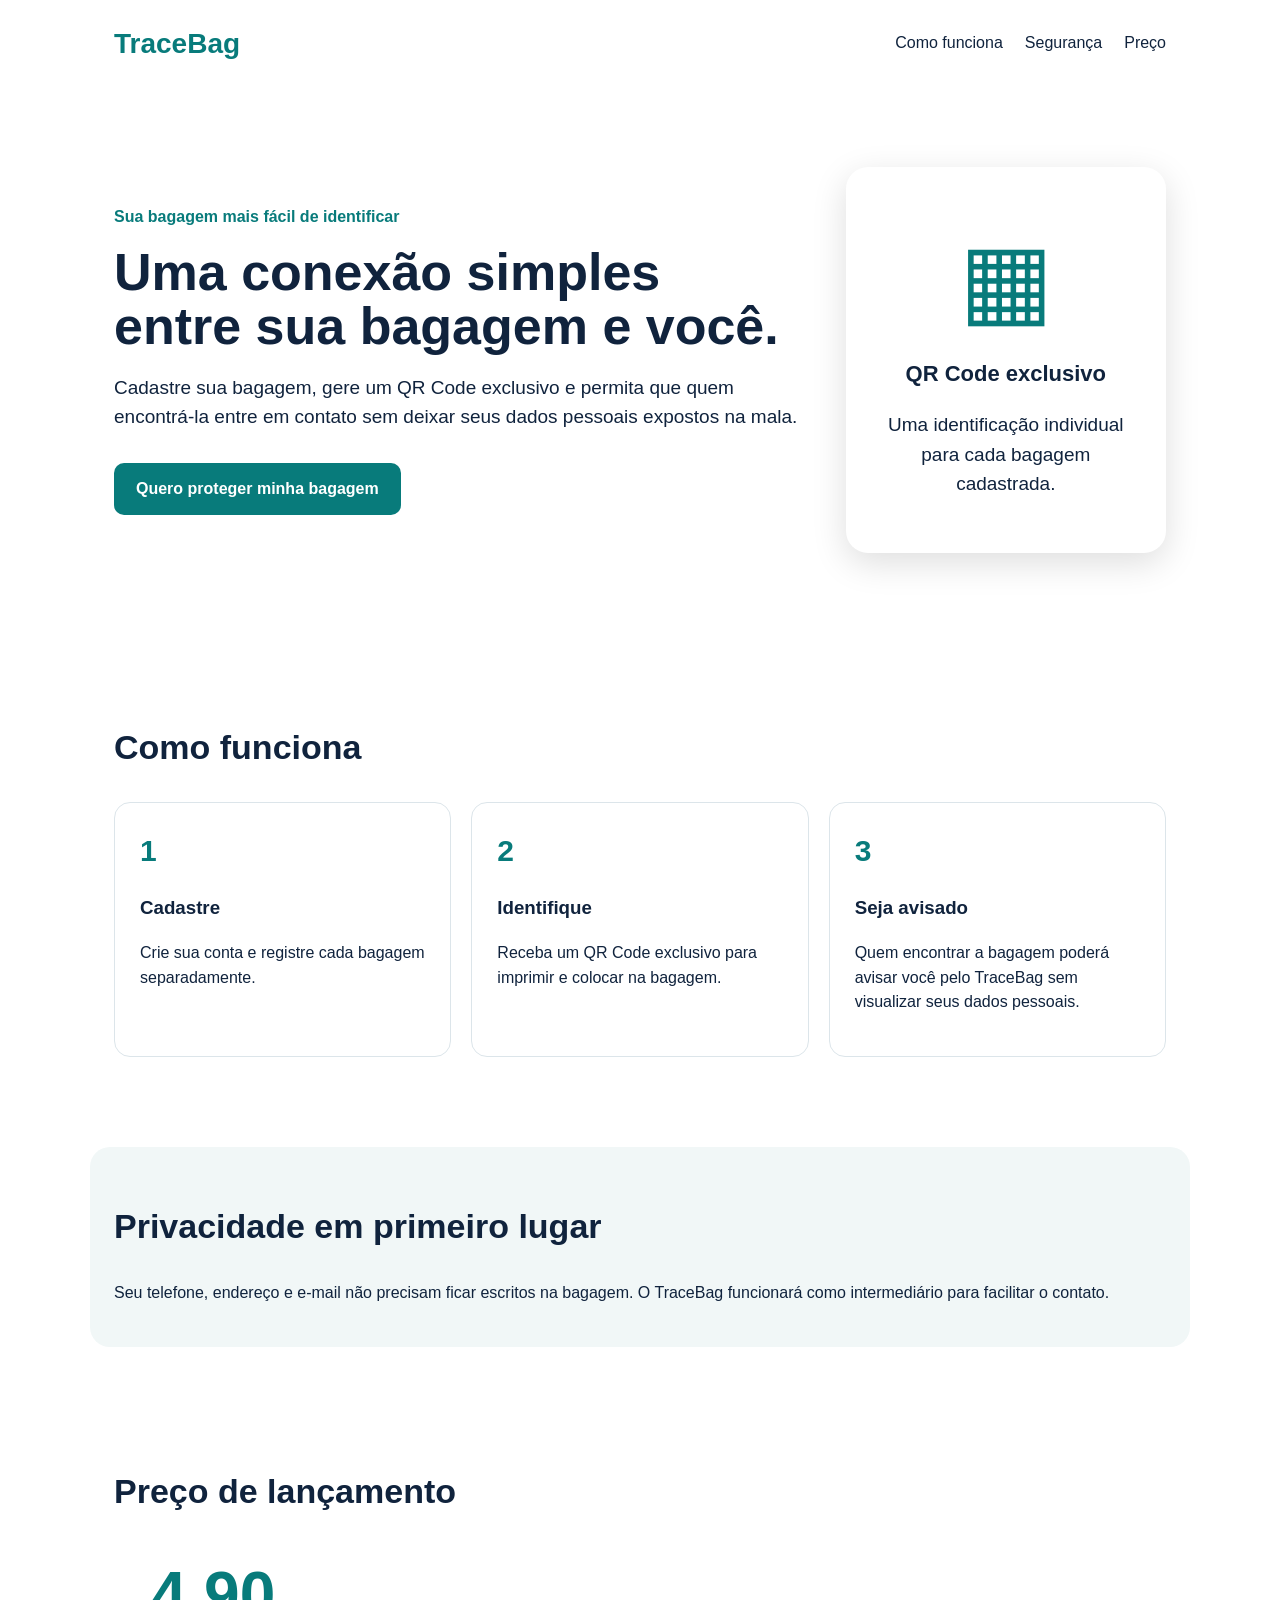
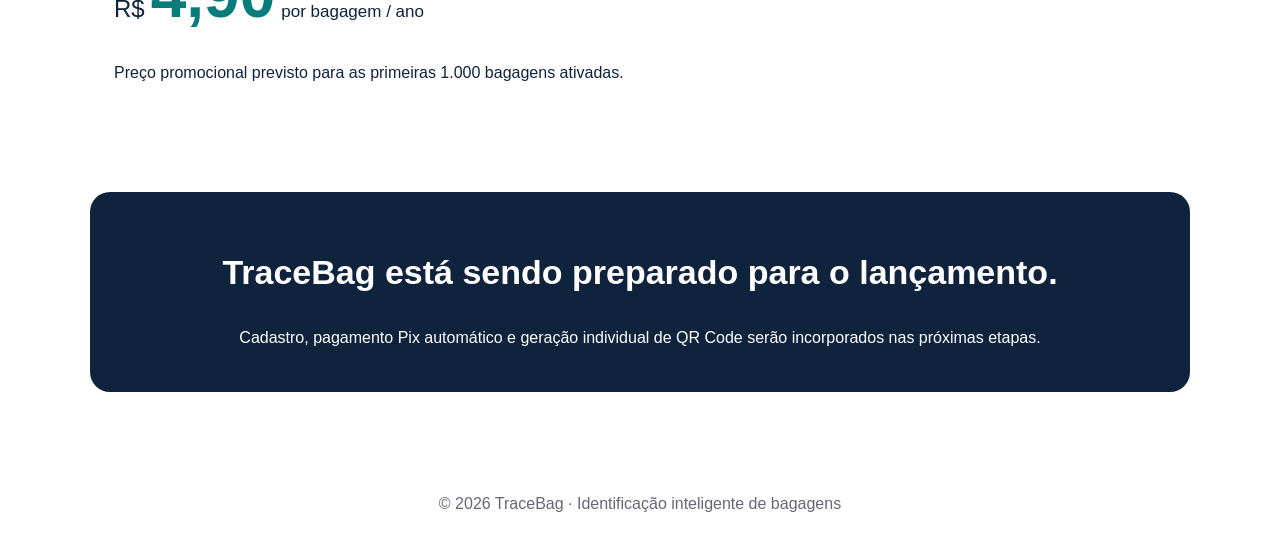
<file: index.html>
<!doctype html>
<html lang="pt-BR">
<head>
<meta charset="utf-8">
<meta name="viewport" content="width=device-width,initial-scale=1">
<title>TraceBag | Identificação inteligente de bagagens</title>
<meta name="description" content="TraceBag: identificação de bagagens por QR Code, com contato seguro entre quem encontra a bagagem e seu proprietário.">
<link rel="stylesheet" href="style.css">
</head>
<body>
<header>
  <div class="brand">TraceBag</div>
  <nav><a href="#como">Como funciona</a><a href="#seguranca">Segurança</a><a href="#preco">Preço</a></nav>
</header>
<main>
<section class="hero">
  <div>
    <span class="tag">Sua bagagem mais fácil de identificar</span>
    <h1>Uma conexão simples entre sua bagagem e você.</h1>
    <p>Cadastre sua bagagem, gere um QR Code exclusivo e permita que quem encontrá-la entre em contato sem deixar seus dados pessoais expostos na mala.</p>
    <a class="button" href="cadastro.html">Quero proteger minha bagagem</a>
  </div>
  <div class="card">
    <div class="qr">▦</div>
    <strong>QR Code exclusivo</strong>
    <p>Uma identificação individual para cada bagagem cadastrada.</p>
  </div>
</section>

<section id="como">
<h2>Como funciona</h2>
<div class="grid">
 <article><b>1</b><h3>Cadastre</h3><p>Crie sua conta e registre cada bagagem separadamente.</p></article>
 <article><b>2</b><h3>Identifique</h3><p>Receba um QR Code exclusivo para imprimir e colocar na bagagem.</p></article>
 <article><b>3</b><h3>Seja avisado</h3><p>Quem encontrar a bagagem poderá avisar você pelo TraceBag sem visualizar seus dados pessoais.</p></article>
</div>
</section>

<section id="seguranca" class="soft">
<h2>Privacidade em primeiro lugar</h2>
<p>Seu telefone, endereço e e-mail não precisam ficar escritos na bagagem. O TraceBag funcionará como intermediário para facilitar o contato.</p>
</section>

<section id="preco">
<h2>Preço de lançamento</h2>
<div class="price"><span>R$</span><strong>4,90</strong><small>por bagagem / ano</small></div>
<p>Preço promocional previsto para as primeiras 1.000 bagagens ativadas.</p>
</section>

<section id="cadastro" class="cta">
<h2>TraceBag está sendo preparado para o lançamento.</h2>
<p>Cadastro, pagamento Pix automático e geração individual de QR Code serão incorporados nas próximas etapas.</p>
</section>
</main>
<footer>© 2026 TraceBag · Identificação inteligente de bagagens</footer>
</body>
</html>
</file>
<file: style.css>
*{box-sizing:border-box}body{margin:0;font-family:Arial,sans-serif;color:#10233d;background:#fff;line-height:1.55}header{max-width:1100px;margin:auto;padding:22px 24px;display:flex;justify-content:space-between;align-items:center}.brand{font-size:28px;font-weight:800;color:#087b7b}nav{display:flex;gap:22px}a{color:inherit;text-decoration:none}.hero{max-width:1100px;margin:45px auto 80px;padding:35px 24px;display:grid;grid-template-columns:1.5fr .7fr;gap:45px;align-items:center}.tag{color:#087b7b;font-weight:bold}h1{font-size:52px;line-height:1.05;margin:15px 0}h2{font-size:34px}.hero p{font-size:19px;max-width:700px}.button{display:inline-block;background:#087b7b;color:white;padding:14px 22px;border-radius:10px;font-weight:bold;margin-top:12px}.card{padding:35px;border-radius:22px;box-shadow:0 10px 35px #0002;text-align:center}.qr{font-size:100px;color:#087b7b}.card strong{font-size:22px}.grid{display:grid;grid-template-columns:repeat(3,1fr);gap:20px}.grid article{padding:25px;border:1px solid #dce5ea;border-radius:16px}.grid b{font-size:30px;color:#087b7b}section:not(.hero){max-width:1100px;margin:65px auto;padding:25px 24px}.soft{background:#f1f7f7;border-radius:20px}.price{display:flex;align-items:baseline;gap:6px}.price strong{font-size:64px;color:#087b7b}.price span{font-size:24px}.price small{font-size:17px}.cta{text-align:center;background:#10233d;color:white;border-radius:20px}footer{text-align:center;padding:35px;color:#667}@media(max-width:750px){nav{display:none}.hero{grid-template-columns:1fr;margin-top:15px}.grid{grid-template-columns:1fr}h1{font-size:39px}}
</file>
